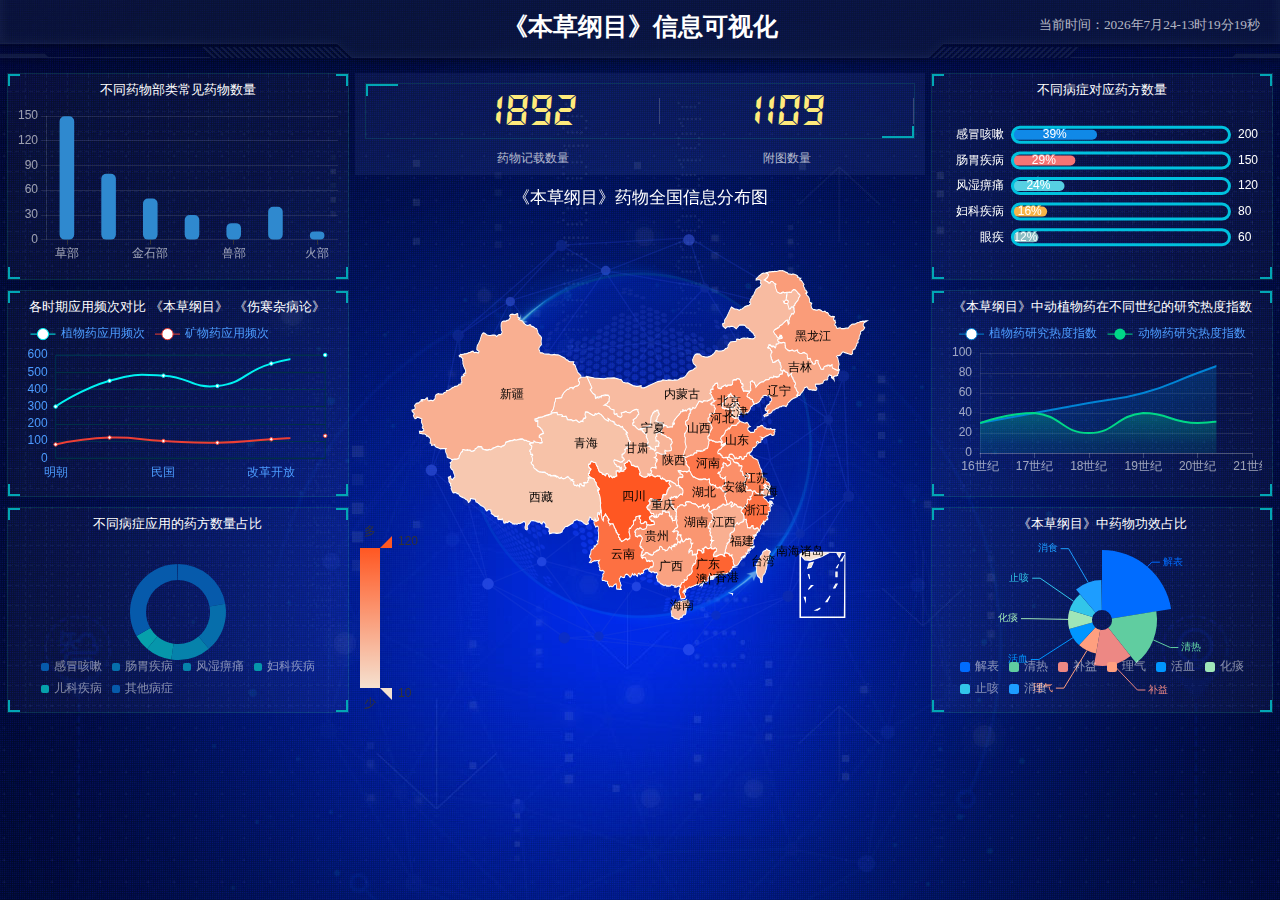
<file: BCGM/index1.html>
<!DOCTYPE html>
<html lang="en">
<head>
  <meta charset="UTF-8">
  <meta name="viewport" content="width=device-width, initial-scale=1.0">
  <title>《本草纲目》数据可视化</title>
  <link rel="stylesheet" href="css/index1.css">
</head>
<body>
  <!-- 头部盒子 -->
   <header>
    <h1>《本草纲目》信息可视化</h1>
    <div class="showTime">
      <script>
        var t = null;
        t = setTimeout(time, 1000);//開始运行
        function time() {
            clearTimeout(t);//清除定时器
            dt = new Date();
            var y = dt.getFullYear();
            var mt = dt.getMonth() + 1;
            var day = dt.getDate();
            var h = dt.getHours();//获取时
            var m = dt.getMinutes();//获取分
            var s = dt.getSeconds();//获取秒
            document.querySelector(".showTime").innerHTML = '当前时间：' + y + "年" + mt + "月" + day + "-" + h + "时" + m + "分" + s + "秒";
            t = setTimeout(time, 1000); //设定定时器，循环运行     
        }
      </script>
    </div>
   </header>
   <!-- 页面主体部分 -->
    <section class="mainbox">
      <!-- 左边盒子 -->
        <div class="column">
            <div class="panel bar">
              <h2>不同药物部类常见药物数量</h2>
              <div class="chart">图表</div>
              <div class="panel_footer"></div>
            </div> 
            <div class="panel line">
              <h2>各时期应用频次对比 <a href="javascript:;">《本草纲目》</a>
                <a href="javascript:;">《伤寒杂病论》</a></h2>
              <div class="chart">图表</div>
              <div class="panel_footer"></div>
            </div> 
            <div class="panel pie">
              <h2>不同病症应用的药方数量占比</h2>
              <div class="chart">图表</div>
              <div class="panel_footer"></div>
            </div> 
        </div>
        <!-- 中间盒子 -->
        <div class="column">
           <!-- no模块制作 -->
          <div class="no">
            <div class="no-hd">
              <ul>
                <li>1892</li>
                <li>1109</li>
              </ul>
            </div>
            <div class="no-bd">
              <ul>
                <li>药物记载数量</li>
                <li>附图数量</li>
              </ul>
            </div>
          </div>
        <!-- 地图模块 -->
          <div class="map">
            <h4>《本草纲目》药物全国信息分布图</h4>
            <div class="map1"></div>
            <div class="map2"></div>
            <div class="map3"></div>
            <div class="chart"></div>
          </div>
        </div>
       

        <!-- 右边盒子 -->
        <div class="column">
          <div class="panel bar2">
            <h2>不同病症对应药方数量</h2>
            <div class="chart">图表</div>
            <div class="panel_footer"></div>
          </div> 
          <div class="panel line2">
            <h2>《本草纲目》中动植物药在不同世纪的研究热度指数</h2>
            <div class="chart">图表</div>
            <div class="panel_footer"></div>
          </div> 
          <div class="panel pie2">
            <h2>《本草纲目》中药物功效占比</h2>
            <div class="chart">图表</div>
            <div class="panel_footer"></div>
          </div> 
        </div>
    </section>
  <script src="js/flexible.js"></script>
  <script src="js/echarts.min.js"></script>
  <!-- 先引入jquery -->
  <script src="js/jquery.js"></script>
  <!-- 必须先引入china.js 这个文件 因为中国地图需要 -->
  <script src="js/china.js"></script>
  <script src="js/index1.js"></script>
</body>
</html>
</file>
<file: BCGM/css/index1.css>
/* css初始化 */
*{
  margin: 0;
  border: 0;
  box-sizing: border-box;
}
li{
  list-style: none;
}
/* 声明字体*/
@font-face {
  font-family: electronicFont;
  src: url(../font/DS-DIGIT.TTF);
}

body {
  background: url(../images/bg.jpg)
  no-repeat top center;
  line-height: 1.15;
}

header{
  position: relative;
  height: 1.25rem;
  background: url(../images/head_bg.png)
  no-repeat;
  background-size: 100% 100%;
  h1{
    font-size: .475rem;
    color: #fff;
    text-align: center;
    line-height: 1rem;
  }
  .showTime{
    position: absolute;
    right: .375rem;
    top: 0;
    line-height: .9375rem;
    color: rgba(255, 255, 255, 0.7);
    font-size: .25rem;
  }
}

/* 页面主体合作 */
.mainbox{
  display: flex;
  min-width: 1024px;
  max-width: 1920px;
  margin: 0 auto;
  /* background-color: red; */
  padding: .125rem .125rem 0;
  .column{
    flex: 3;
  }
  .column:nth-child(2){
    flex: 5;
    margin: 0 .125rem .1875rem;
    overflow: hidden;
  }
  .panel{
    position: relative;
    height: 3.875rem;
    padding: 0 .1875rem .5rem;
    border:  1px solid  rgba(25, 186, 139, 0.17);
    margin-bottom: .1875rem;
    background: url(../images/line\(1\).png) rgba(255, 255, 255, 0.03);
    /* 左上边的小角 */
    &::before{
      position: absolute;
      top: 0;
      left: 0;
      width: 10px;
      height: 10px;
      border-left: 2px solid #02a6b5;
      border-top: 2px solid #02a6b5;
      content: "";
    }
    /* 右上边的小角 */
    &::after{
      position: absolute;
      top: 0;
      right: 0;
      width: 10px;
      height: 10px;
      border-right: 2px solid #02a6b5;
      border-top: 2px solid #02a6b5;
      content: "";
    }
      /* panel底部小盒子 */
    .panel_footer{
      position: absolute;
      bottom: 0;
      left: 0;
      width: 100%;
      /* panel底部小盒子左下边的小角 */
      &::before{
        position: absolute;
        bottom: 0;
        left: 0;
        width: 10px;
        height: 10px;
        border-left: 2px solid #02a6b5;
        border-bottom: 2px solid #02a6b5;
        content: "";
      }
      /* panel底部小盒子右下边的小角 */
      &::after{
        position: absolute;
        bottom: 0;
        right: 0;
        width: 10px;
        height: 10px;
        border-right: 2px solid #02a6b5;
        border-bottom: 2px solid #02a6b5;
        content: "";
      }
    }
    h2{
      height: .6rem;
      color: #fff;
      line-height: .6rem;
      text-align: center;
      font-size: .25rem;
      font-weight: 400;
      a{
        color: #fff;
        text-decoration: none;
        margin: 0 .025rem;
      }
    }
    .chart{
      height: 3rem;
      /* background-color: red; */
    }

  }
}

.no{
  background-color:  rgba(101, 132, 226, 0.1);
  padding: .1875rem;
  .no-hd{
    position: relative;
    border: 1px solid rgba(25, 186, 139, 0.17);
    &::before{
      position: absolute;
      top: 0;
      left: 0;
      content: "";
      width: 30px;
      height: 10px;
      border-top: 2px solid #02a6b5;
      border-left: 2px solid #02a6b5;
    }
    &::after{
      position: absolute;
      bottom: 0;
      right: 0;
      content: "";
      width: 30px;
      height: 10px;
      border-bottom: 2px solid #02a6b5;
      border-right: 2px solid #02a6b5;
    }
    ul{
      display: flex;
      li{
        position: relative;
        flex: 1;
        line-height: 1rem;
        font-size: .875rem;
        color: #ffeb7b;
        text-align: center;
        font-family: "electronicFont";
        &::after{
          content: "";
          position: absolute;
          top: 25%;
          right: 0;
          height: 50%;
          width: 1px;
          background: rgba(255, 255, 255, 0.2);
        }
      }
    }
  }
    .no-bd{
      ul{
        display: flex;
        li{
          flex: 1;
          text-align: center;
          color: rgba(255, 255, 255, 0.7) ;
          font-size: .225rem;
          height: .5rem;
          line-height: .5rem;
          padding-top: .125rem;

        }
      }
    }  
}
.map{
  position: relative;
  height: 10.125rem;

  h4{
    position: absolute;
    top: .1875rem;
    left: 0;
    width: 100%;
    height: .5rem;
    line-height: .5rem;
    text-align: center;
    font-size: .3125rem;
    color: #fff;
    font-weight: 400;
  }

  /* background-color: red; */
  .map1{
    width: 6.475rem;
    height: 6.475rem;
    position: absolute;
    top: 50%;
    left: 50%;
    transform: translate(-50%,-50%);
    background: url(../images/map.png);
    background-size: 100% 100%;
    opacity: 0.3;
  }
  .map2{
    position: absolute;
    top: 50%;
    left: 50%;
    transform: translate(-50%,-50%);
    width: 8.0375rem;
    height: 8.0375rem;
    background: url(../images/lbx.png);
    background-size: 100% 100%;
    animation: rotate1 15s linear infinite;
    opacity: 0.6;
  }

  .map3{
    position: absolute;
    top: 50%;
    left: 50%;
    transform: translate(-50%,-50%);
    width: 7.075rem;
    height: 7.075rem;
    background: url(../images/jt.png);
    background-size: 100% 100%;
    animation: rotate2 10s linear infinite;
    opacity: 0.6;
  }

  .chart{
    position: absolute;
    top: 0;
    left: 0;
    /* background-color: #02a6b5; */
    width: 100%;
    height: 10.125rem;
  }
}

  @keyframes rotate1 {
    form{
      transform: translate(-50%,-50%)
      rotate(0deg);
    }
    to{
      transform: translate(-50%,-50%)
      rotate(360deg);
    }
  }

  @keyframes rotate2 {
    form{
      transform: translate(-50%,-50%)
      rotate(0deg);
    }
    to{
      transform: translate(-50%,-50%)
      rotate(-360deg);
    }
  }

  /* 约束屏幕尺寸 */
@media screen and (max-width: 1024px) {
  html {
    font-size: 42px !important;
  }
}
@media screen and (min-width: 1920px) {
  html {
    font-size: 80px !important;
  }
}
</file>
